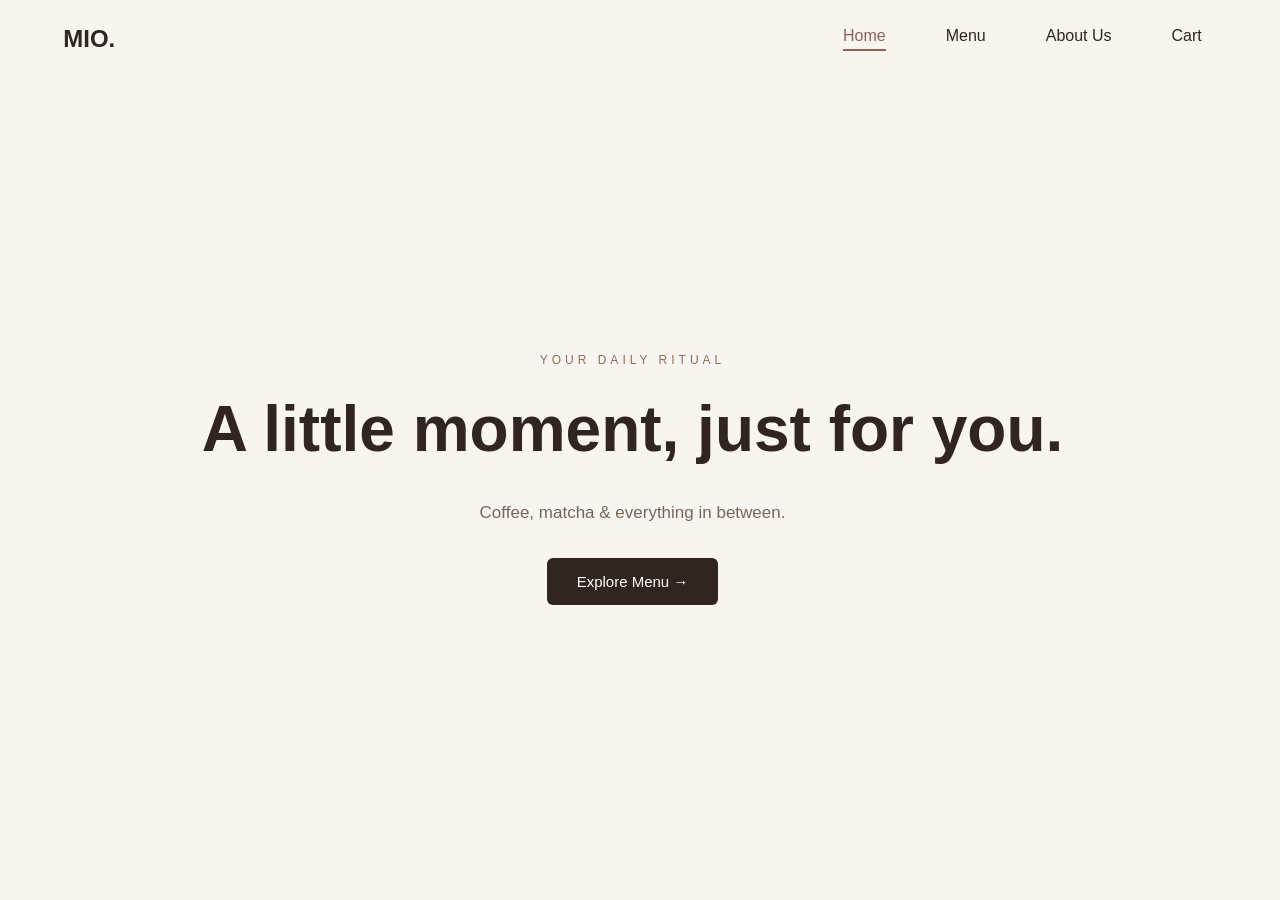
<file: index.html>
<!DOCTYPE html>
<html lang="en">

<head>
    <meta charset="UTF-8">
    <meta name="viewport" content="width=device-width, initial-scale=1.0">
    <title>MIO Café | Home</title>
    <link rel="stylesheet" href="style.css">
</head>

<body>

    <nav>
        <h2>MIO.</h2>

        <div>
            <a href="index.html">Home</a>
            <a href="menu.html">Menu</a>
            <a href="about.html">About Us</a>
            <a href="cart.html">
                Cart <span id="cart-count" class="cart-count"></span>
            </a>
        </div>
    </nav>


    <main class="home-minimal">

        <p class="home-label">YOUR DAILY RITUAL</p>

        <h1>A little moment, just for you.</h1>

        <p class="home-description">
            Coffee, matcha & everything in between.
        </p>

        <a href="menu.html" class="home-button">
            Explore Menu →
        </a>

    </main>
    <script src="script.js"></script>
</body>

</html>
</file>
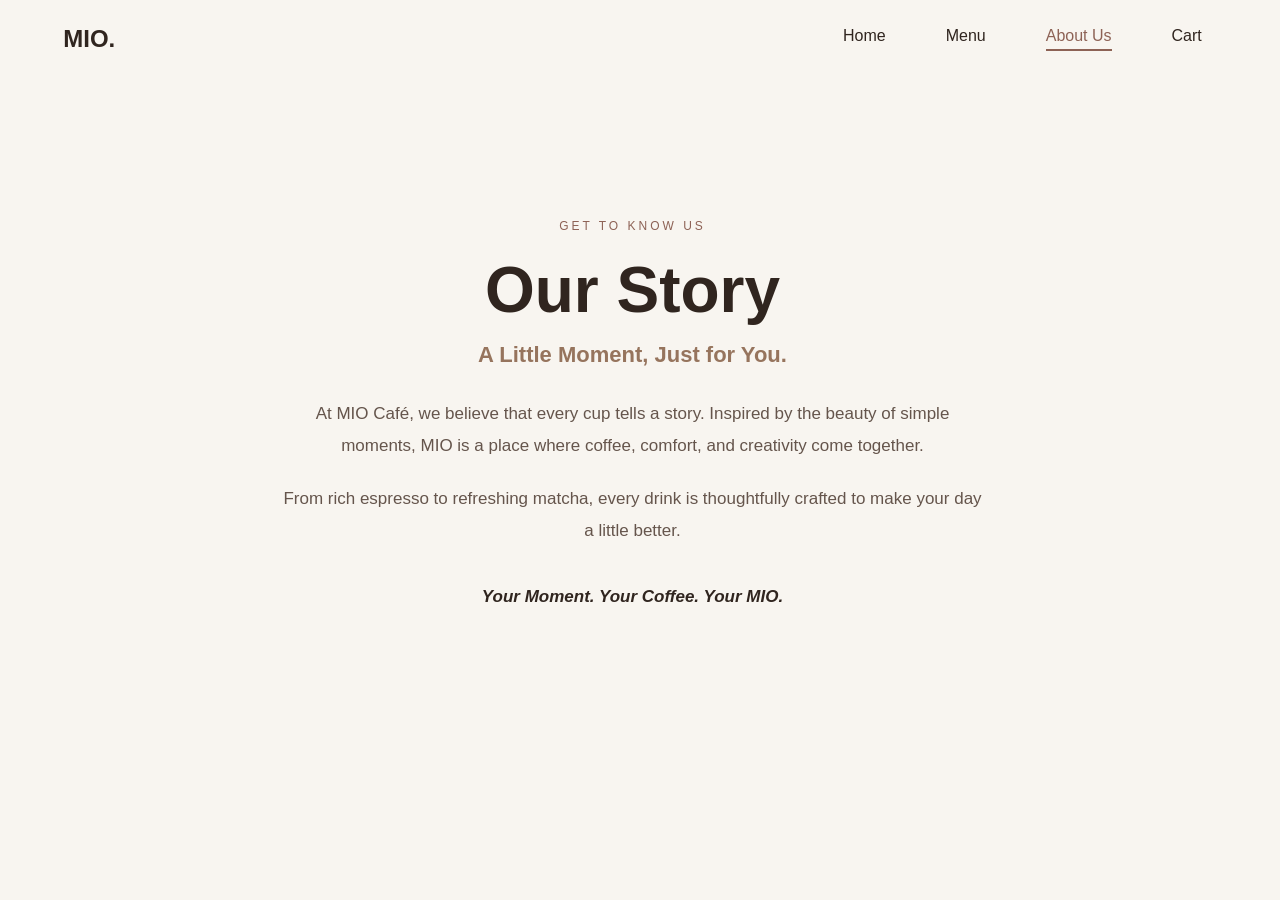
<file: about.html>
<!DOCTYPE html>
<html lang="en">

<head>
    <meta charset="UTF-8">
    <meta name="viewport" content="width=device-width, initial-scale=1.0">
    <title>About Us | MIO Café</title>
    <link rel="stylesheet" href="style.css">
</head>

<body>


    <nav>
        <h2>MIO.</h2>

        <div>
            <a href="index.html">Home</a>
            <a href="menu.html">Menu</a>
            <a href="about.html">About Us</a>
            <a href="cart.html">
                Cart <span id="cart-count" class="cart-count"></span>
            </a>
        </div>
    </nav>

    <main class="about-minimal">
        <p class="about-label">GET TO KNOW US</p>

        <h1>Our Story</h1>
        <h2>A Little Moment, Just for You.</h2>

        <p class="about-description">
            At MIO Café, we believe that every cup tells a story.
            Inspired by the beauty of simple moments, MIO is
            a place where coffee, comfort, and creativity come together.
        </p>

        <p class="about-description">
            From rich espresso to refreshing matcha, every drink
            is thoughtfully crafted to make your day a little better.
        </p>

        <p class="about-signature">
            Your Moment. Your Coffee. Your MIO.
        </p>
    </main>

    <script src="script.js"></script>
</body>
</file>
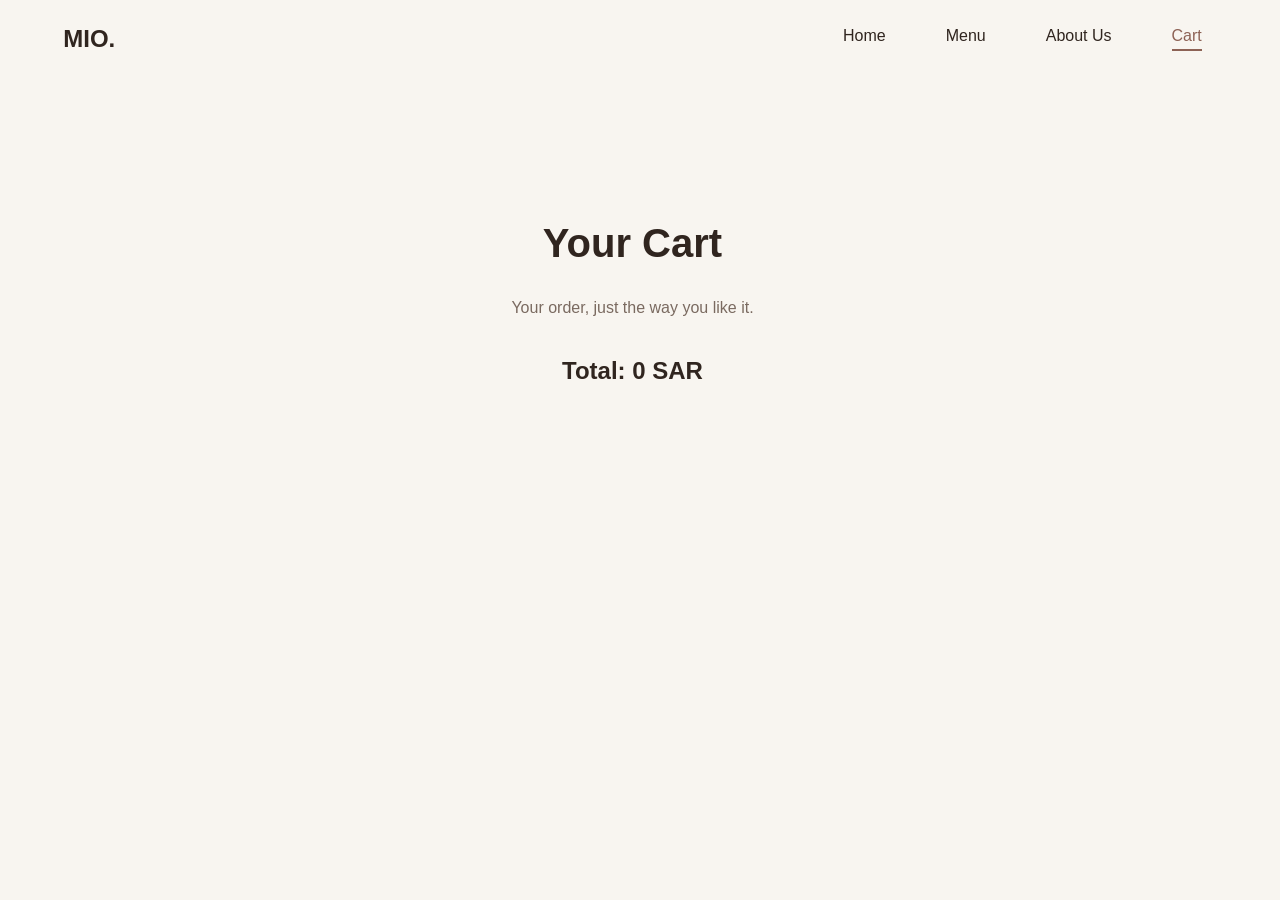
<file: cart.html>
<!DOCTYPE html>
<html lang="en">

<head>
    <meta charset="UTF-8">
    <meta name="viewport" content="width=device-width, initial-scale=1.0">
    <title>Cart | MIO Café</title>
    <link rel="stylesheet" href="style.css">
</head>

<body>


    <nav>
        <h2>MIO.</h2>

        <div>
            <a href="index.html">Home</a>
            <a href="menu.html">Menu</a>
            <a href="about.html">About Us</a>
            <a href="cart.html">
                Cart <span id="cart-count" class="cart-count"></span>
            </a>
        </div>
    </nav>


    <section class="cart-section">
        <h1>Your Cart</h1>
        <p>Your order, just the way you like it.</p>

        <div id="cart-items"></div>

        <h2 id="cart-total">Total: 0 SAR</h2>
    </section>

    <script src="script.js"></script>
    <script>
        displayCart();
    </script>

</body>

</html>
</file>
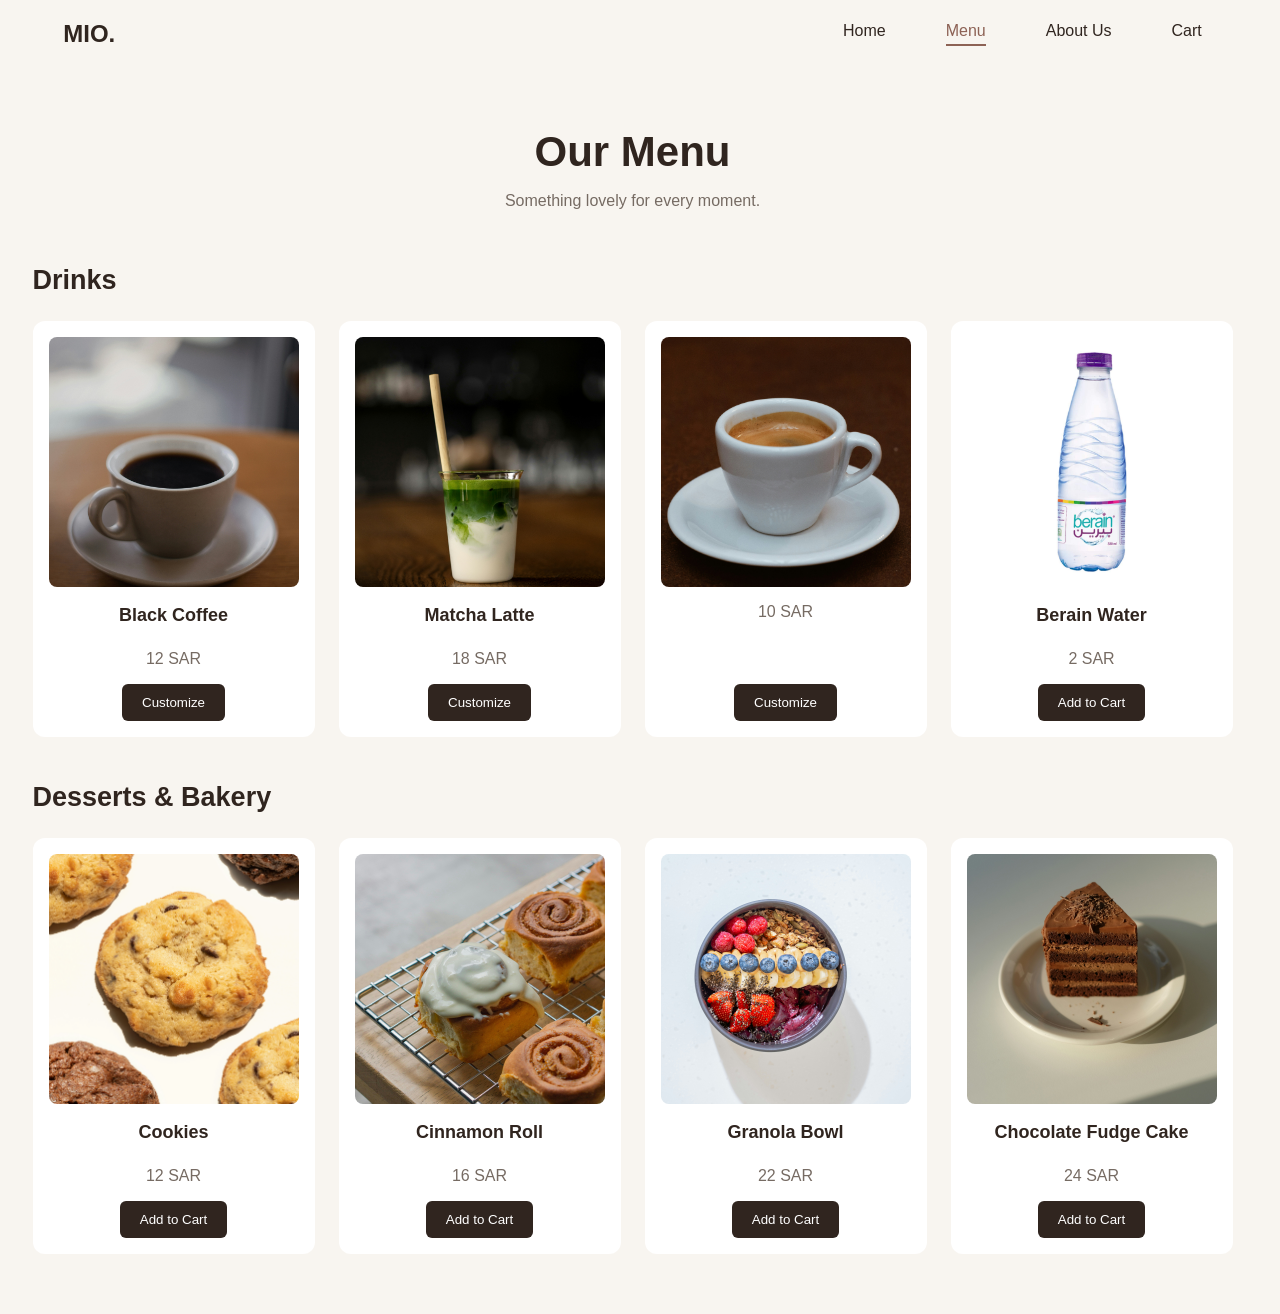
<file: menu.html>
<!DOCTYPE html>
<html lang="en">

<head>
    <meta charset="UTF-8">
    <meta name="viewport" content="width=device-width, initial-scale=1.0">
    <title>Menu | MIO Café</title>
    <link rel="stylesheet" href="style.css">
</head>

<body>

    <header>
        <nav>
            <h2>MIO.</h2>

            <div>
                <a href="index.html">Home</a>
                <a href="menu.html">Menu</a>
                <a href="about.html">About Us</a>
                <a href="cart.html">
                    Cart <span id="cart-count" class="cart-count"></span>
                </a>
            </div>
        </nav>
    </header>

    <main class="menu-page">
        <h1>Our Menu</h1>
        <p>Something lovely for every moment.</p>

        <h2>Drinks</h2>

        <div class="menu-grid">

            <div class="menu-card">
                <img src="images/black_coffee.jpg" alt="Black Coffee">
                <h3>Black Coffee</h3>
                <p>12 SAR</p>
                <button onclick="openCustomize('Black Coffee', 12)">Customize</button>
            </div>

            <div class="menu-card">
                <img src="images/matcha.jpg" alt="Matcha Latte">
                <h3>Matcha Latte</h3>
                <p>18 SAR</p>
                <button onclick="openCustomize('Matcha Latte', 18)">Customize</button>
            </div>

            <div class="menu-card">
                <img src="images/Espresso.jpg" alt="Espresso">
                <p>10 SAR</p>
                <button onclick="openCustomize('Espresso', 10)">Customize</button>
            </div>

            <div class="menu-card">
                <img src="images/berain.jpg" alt="Berain Water">
                <h3>Berain Water</h3>
                <p>2 SAR</p>
                <button onclick="addToCart('Berain Water', 2)">Add to Cart</button>
            </div>

        </div>

        <h2>Desserts & Bakery</h2>

        <div class="menu-grid">

            <div class="menu-card">
                <img src="images/cookies.jpg" alt="Cookies">
                <h3>Cookies</h3>
                <p>12 SAR</p>
                <button onclick="addToCart('Cookies', 12)">Add to Cart</button>
            </div>

            <div class="menu-card">
                <img src="images/cinnamon_roll.jpg" alt="Cinnamon Roll">
                <h3>Cinnamon Roll</h3>
                <p>16 SAR</p>
                <button onclick="addToCart('Cinnamon Roll', 16)">Add to Cart</button>
            </div>

            <div class="menu-card">
                <img src="images/Granola_Bowl.jpg" alt="Granola Bowl">
                <h3>Granola Bowl</h3>
                <p>22 SAR</p>
                <button onclick="addToCart('Granola Bowl', 22)">Add to Cart</button>
            </div>

            <div class="menu-card">
                <img src="images/Chocolate_Fudge_Cake.jpg" alt="Chocolate Fudge Cake">
                <h3>Chocolate Fudge Cake</h3>
                <p>24 SAR</p>
                <button onclick="addToCart('Chocolate Fudge Cake', 24)">Add to Cart</button>
            </div>

        </div>
    </main>

    <div id="cart-popup" class="cart-popup">
        <div class="popup-content">
            <h2>✓ Added to Cart!</h2>
            <p id="added-product"></p>
            <button onclick="closeCartMessage()">Continue Shopping</button>
        </div>
    </div>

    <!-- Drink Customization Popup -->
    <div id="customize-popup" class="cart-popup">
        <div class="popup-content customize-content">

            <h2 id="customize-title">Customize Your Drink</h2>

            <div id="customize-options"></div>

            <h3 id="customize-price">Total: 0 SAR</h3>

            <button onclick="addCustomizedDrink()">
                Add to Cart
            </button>

            <button class="cancel-button" onclick="closeCustomize()">
                Cancel
            </button>

        </div>
    </div>

    <script src="script.js"></script>

</body>

</html>
</file>
<file: style.css>
html {
    scrollbar-gutter: stable;
}

body {
    background-color: #F8F5F0;
    color: #30251F;
    font-family: Arial, sans-serif;
    margin: 0;


    nav {
        display: flex;
        justify-content: space-between;
        align-items: center;
        padding: 20px 40px;
    }

    nav a {
        text-decoration: none;
        color: #30251F;
        margin-left: 25px;
    }

    .hero {
        display: flex;
        justify-content: space-between;
        align-items: center;
        gap: 40px;
        padding: 80px 60px;
        min-height: 60vh;
    }

    .hero-text {
        flex: 1;
    }

    .hero-text h1 {
        font-size: 48px;
        margin-bottom: 20px;
    }

    .hero-text p {
        font-size: 20px;
        margin-bottom: 40px;
    }

    .menu-btn {
        display: inline-block;
        background-color: #30251F;
        color: white;
        padding: 12px 25px;
        text-decoration: none;
        border-radius: 5px;
    }

    .coffee-images {
        display: flex;
        gap: 20px;
    }

    .coffee-images img {
        width: 220px;
        height: 320px;
        object-fit: cover;
        border-radius: 12px;
    }

    @media (max-width: 900px) {
        .hero {
            flex-direction: column;
            align-items: flex-start;
            padding: 40px 25px;
        }

        .hero-text h1 {
            font-size: 36px;
        }

        .coffee-images {
            width: 100%;
        }

        .coffee-images img {
            width: calc(50% - 10px);
            height: 260px;
        }
    }

    .menu-container .product-card img {
        width: 180px;
        height: 200px;
        object-fit: cover;
        border-radius: 10px;
    }

    .menu-container .product-card {
        width: 220px;
    }

    /* Menu Page */

    .menu-section {
        text-align: center;
        padding: 50px 40px;
    }

    .menu-section h1 {
        font-size: 40px;
        margin-bottom: 10px;
    }

    .menu-section>p {
        color: #7A6A60;
        margin-bottom: 40px;
    }

    .menu-container {
        display: flex;
        justify-content: center;
        flex-wrap: wrap;
        gap: 30px;
    }

    .product-card {
        background-color: #FFFFFF;
        padding: 20px;
        border-radius: 15px;
        width: 220px;
        text-align: center;
        box-shadow: 0 4px 15px rgba(0, 0, 0, 0.08);
    }

    .product-card button {
        background-color: #30251F;
        color: white;
        border: none;
        padding: 12px 25px;
        border-radius: 6px;
        cursor: pointer;
    }

    .product-card button:hover {
        background-color: #6B4F3F;
    }

    .cart-section {
        max-width: 1100px;
        margin: 80px auto;
        padding: 30px;
        text-align: center;
    }

    .cart-section h1 {
        font-size: 40px;
    }

    .cart-section>p {
        color: #7A6A60;
        margin-bottom: 40px;
    }

    .cart-item {
        display: flex;
        justify-content: space-between;
        background-color: white;
        padding: 20px;
        margin-bottom: 15px;
        border-radius: 10px;
    }

    #cart-total {
        margin-top: 30px;
    }

    .cart-popup {
        display: none;
        position: fixed;
        inset: 0;
        background-color: rgba(0, 0, 0, 0.45);
        justify-content: center;
        align-items: center;
        z-index: 1000;
    }

    .popup-content {
        background-color: #FFFFFF;
        padding: 40px;
        border-radius: 18px;
        text-align: center;
        width: 320px;
        max-width: calc(100% - 60px);
        box-shadow: 0 10px 30px rgba(0, 0, 0, 0.15);
    }

    .success-icon {
        font-size: 30px;
        color: #62846B;
        margin-bottom: 15px;
    }

    .popup-content h2 {
        color: #30251F;
    }

    .popup-content p {
        color: #7A6A60;
        line-height: 1.6;
    }

    .popup-content button {
        background-color: #30251F;
        color: white;
        border: none;
        padding: 12px 25px;
        border-radius: 6px;
        cursor: pointer;
        margin-top: 15px;
    }

    .popup-content button:hover {
        background-color: #6B4F3F;
    }

    .cart-item {
        align-items: center;
        gap: 15px;
    }

    .cart-item button {
        background-color: #8B5E52;
        color: white;
        border: none;
        padding: 8px 15px;
        border-radius: 6px;
        cursor: pointer;
    }

    .cart-item button:hover {
        background-color: #6B4035;
    }

    .quantity-controls {
        display: flex;
        align-items: center;
        gap: 12px;
    }

    .quantity-controls button {
        background-color: #F8F5F0;
        color: #30251F;
        border: 1px solid #D8C9BE;
        padding: 8px 12px;
        border-radius: 6px;
        cursor: pointer;
    }

    .quantity-controls button:hover {
        background-color: #E8DDD3;
    }

    .quantity-controls span {
        font-weight: bold;
        min-width: 20px;
        text-align: center;
    }

    /* About Us Page */

    .about-section {
        display: flex;
        align-items: center;
        justify-content: space-between;
        gap: 70px;
        max-width: 1100px;
        margin: 70px auto;
        padding: 40px;
    }

    .about-text {
        flex: 1;
    }

    .about-text h1 {
        font-size: 42px;
        margin-bottom: 15px;
    }

    .about-text h2 {
        font-size: 22px;
        color: #8B6F5A;
        margin-bottom: 25px;
    }

    .about-text p {
        font-size: 16px;
        line-height: 1.9;
        color: #5C4A3F;
        margin-bottom: 20px;
    }

    .about-quote {
        font-weight: bold;
        font-style: italic;
        color: #30251F !important;
    }

    .about-image img {
        width: 350px;
        height: 450px;
        object-fit: cover;
        border-radius: 15px;
    }

    @media (max-width: 900px) {
        .about-section {
            flex-direction: column;
            margin: 30px auto;
            padding: 25px;
            gap: 30px;
        }

        .about-image img {
            width: 100%;
            max-width: 350px;
            height: auto;
        }
    }

    /* Minimal Home Page */

    .home-minimal {
        min-height: calc(100vh - 110px);
        display: flex;
        flex-direction: column;
        align-items: center;
        justify-content: center;
        text-align: center;
        padding: 40px 20px;
        box-sizing: border-box;
    }

    .home-label {
        font-size: 12px;
        letter-spacing: 4px;
        color: #8B6F5A;
        margin-bottom: 25px;
    }

    .home-minimal h1 {
        font-size: clamp(36px, 5vw, 65px);
        color: #30251F;
        font-weight: 600;
        margin: 0 0 20px;
    }

    .home-description {
        font-size: 17px;
        color: #76665A;
        margin-bottom: 35px;
    }

    .home-button {
        display: inline-block;
        background-color: #30251F;
        color: white;
        padding: 15px 30px;
        border-radius: 6px;
        text-decoration: none;
        font-size: 15px;
        transition: 0.3s;
    }

    .home-button:hover {
        background-color: #5C4A3F;
        transform: translateY(-2px);
    }

    /* Menu Page */
    .menu-page {
        max-width: 1200px;
        margin: 60px auto;
        padding: 0 30px;
        text-align: center;
    }

    .menu-page h1 {
        font-size: 42px;
        color: #30251F;
        margin-bottom: 10px;
    }

    .menu-page>p {
        color: #766B63;
        margin-bottom: 55px;
    }

    .menu-page h2 {
        text-align: left;
        font-size: 27px;
        color: #30251F;
        margin: 45px 0 25px;
    }

    /* Product Grid */
    .menu-grid {
        display: grid;
        grid-template-columns: repeat(4, 1fr);
        gap: 24px;
    }

    /* Product Cards */
    .menu-card {
        background: #FFFFFF;
        padding: 16px;
        border-radius: 12px;
        text-align: center;
        transition: transform 0.3s ease, box-shadow 0.3s ease;
        display: flex;
        flex-direction: column;
        align-items: center;
    }

    .menu-card:hover {
        transform: translateY(-5px);
        box-shadow: 0 8px 20px rgba(0, 0, 0, 0.08);
    }

    .menu-card img {
        display: block;
        width: 100%;
        aspect-ratio: 1 / 1;
        object-fit: cover;
        border-radius: 8px;
    }

    .menu-card h3 {
        font-size: 18px;
        margin: 18px 0 8px;
        color: #30251F;
    }

    .menu-card p {
        margin-bottom: 16px;
        color: #766B63;
    }

    .menu-card button {
        background: #30251F;
        color: white;
        border: none;
        padding: 11px 20px;
        border-radius: 6px;
        cursor: pointer;
        margin-top: auto;
        transition: background-color 0.3s ease;
    }

    .menu-card button:hover {
        background: #59483D;
    }

    /* Responsive Menu */
    @media (max-width: 900px) {
        .menu-grid {
            grid-template-columns: repeat(2, 1fr);
        }
    }

    @media (max-width: 500px) {
        .menu-grid {
            grid-template-columns: 1fr;
        }
    }

    /* Drink Customization */
    .customize-content {
        width: 90%;
        max-width: 400px;
        text-align: left;
    }

    .customize-content h2 {
        text-align: center;
        margin-bottom: 25px;
    }

    #customize-options label {
        display: block;
        margin: 15px 0 8px;
        font-weight: 600;
        color: #30251F;
    }

    #customize-options select {
        width: 100%;
        padding: 12px;
        border: 1px solid #D8D0C8;
        border-radius: 7px;
        background: #FFFFFF;
        color: #30251F;
        font-size: 15px;
    }

    #customize-price {
        text-align: center;
        margin: 25px 0 18px;
        color: #30251F;
    }

    .customize-content>button {
        width: 100%;
        margin-top: 10px;
    }

    .customize-content .cancel-button {
        background: #EEE9E3;
        color: #30251F;
    }

    .customize-content .cancel-button:hover {
        background: #DDD5CD;
    }

    /* Fix Navigation Bar */
    header nav {
        display: flex;
        justify-content: space-between;
        align-items: center;
        padding: 20px 5%;
    }

    header nav ul {
        display: flex;
        align-items: center;
        gap: 30px;
        list-style: none;
        margin: 0;
        padding: 0;
    }

    header nav ul li {
        list-style: none;
    }

    header nav ul li a {
        text-decoration: none;
        color: #30251F;
    }

    /* Cart Alignment */
    .cart-item {
        display: grid;
        grid-template-columns: minmax(0, 2fr) 110px 160px 120px;
        align-items: center;
        gap: 20px;
        padding: 24px 30px;
    }

    .cart-item>span:first-child {
        text-align: left;
    }

    .cart-item>span:nth-child(2) {
        text-align: center;
        white-space: nowrap;
    }

    .cart-item .quantity-controls {
        display: flex;
        align-items: center;
        justify-content: center;
        gap: 12px;
    }

    .cart-item>button {
        justify-self: end;
    }

    @media (max-width: 700px) {
        .cart-item {
            grid-template-columns: 1fr auto;
            gap: 15px;
            padding: 20px;
        }

        .cart-item>span:nth-child(2) {
            text-align: right;
        }

        .cart-item .quantity-controls {
            justify-content: flex-start;
        }
    }

    /* Improve Cart Layout */
    .cart-item {
        grid-template-columns: minmax(260px, 2fr) 110px 160px 120px;
        gap: 15px;
    }

    .cart-item>span:first-child {
        min-width: 0;
        overflow-wrap: normal;
    }

    @media (max-width: 900px) {
        .cart-item {
            grid-template-columns: 1fr auto;
        }
    }

    /* Final Cart Layout Fix */
    #cart-items {
        width: 100%;
        max-width: 1100px;
        margin: 0 auto;
    }

    .cart-item {
        width: 100%;
        box-sizing: border-box;
        display: grid;
        grid-template-columns: minmax(0, 2.5fr) 100px 160px 110px;
        align-items: center;
        gap: 15px;
    }

    .cart-item>span:first-child {
        min-width: 0;
        overflow-wrap: break-word;
    }

    .cart-item>button {
        justify-self: end;
    }

    @media (max-width: 700px) {
        .cart-item {
            grid-template-columns: 1fr auto;
        }
    }

    /* Active Navigation Link */
    header nav ul li a {
        position: relative;
        padding-bottom: 6px;
        transition: color 0.3s ease;
    }

    header nav ul li a:hover,
    header nav ul li a.active {
        color: #8D6255;
    }

    header nav ul li a.active {
        font-weight: 600;
    }

    header nav ul li a.active::after {
        content: "";
        position: absolute;
        left: 0;
        bottom: 0;
        width: 100%;
        height: 2px;
        background: #8D6255;
        border-radius: 2px;
    }

    /* Cart Counter */
    .cart-count {
        display: inline-flex;
        align-items: center;
        justify-content: center;
        min-width: 20px;
        height: 20px;
        padding: 0 5px;
        box-sizing: border-box;
        border-radius: 50px;
        background: #8D6255;
        color: white;
        font-size: 12px;
        font-weight: 600;
        margin-left: 5px;
    }

    .cart-count:empty {
        display: none;
    }

    /* Unified Navigation */
    nav {
        display: flex;
        justify-content: space-between;
        align-items: center;
        padding: 25px 5%;
    }

    nav h2 {
        font-size: 24px;
        font-weight: 700;
        margin: 0;
        color: #30251F;
    }

    nav>div {
        display: flex;
        align-items: center;
        gap: 35px;

    }

    nav>div>a {
        position: relative;
        text-decoration: none;
        color: #30251F;
        font-size: 16px;
        padding-bottom: 6px;
    }

    nav>div>a.active {
        color: #8D6255;

    }

    nav>div>a.active::after {
        content: "";
        position: absolute;
        left: 0;
        bottom: 0;
        width: 100%;
        height: 2px;
        background: #8D6255;
    }

    .cart-count {
        display: inline-flex;
        justify-content: center;
        align-items: center;
        min-width: 20px;
        height: 20px;
        padding: 0 5px;
        box-sizing: border-box;
        border-radius: 20px;
        background: #8D6255;
        color: white;
        font-size: 12px;
        font-weight: 600;
        margin-left: 5px;
    }

    .cart-count:empty {
        display: none;
    }

    /* Minimal About Us Page */
    .about-minimal {
        min-height: 75vh;
        max-width: 750px;
        margin: 0 auto;
        padding: 80px 25px;
        box-sizing: border-box;
        display: flex;
        flex-direction: column;
        align-items: center;
        justify-content: center;
        text-align: center;
    }

    .about-label {
        font-size: 12px;
        letter-spacing: 3px;
        color: #8D6255;
        margin-bottom: 20px;
    }

    .about-minimal h1 {
        font-size: clamp(40px, 5vw, 64px);
        color: #30251F;
        margin: 0 0 15px;
    }

    .about-minimal h2 {
        font-size: 22px;
        color: #96745D;
        margin: 0 0 30px;
    }

    .about-description {
        font-size: 17px;
        line-height: 1.9;
        color: #65554C;
        margin: 0 0 20px;
    }

    .about-signature {
        margin-top: 20px;
        font-size: 17px;
        font-style: italic;
        font-weight: 600;
        color: #30251F;
    }

    /* Cart Width Improvement */

    /* Cart Layout Fix */
    #cart-items {
        width: 90%;
        max-width: 1100px;
        margin: 0 auto;
    }

    #cart-items .cart-item {
        display: grid;
        grid-template-columns: minmax(0, 3fr) 110px 160px 110px;
        align-items: center;
        gap: 20px;
        width: 100%;
        box-sizing: border-box;
    }

    #cart-items .cart-item>span:first-child {
        min-width: 0;
        overflow-wrap: normal;
        word-break: normal;
    }
</file>
